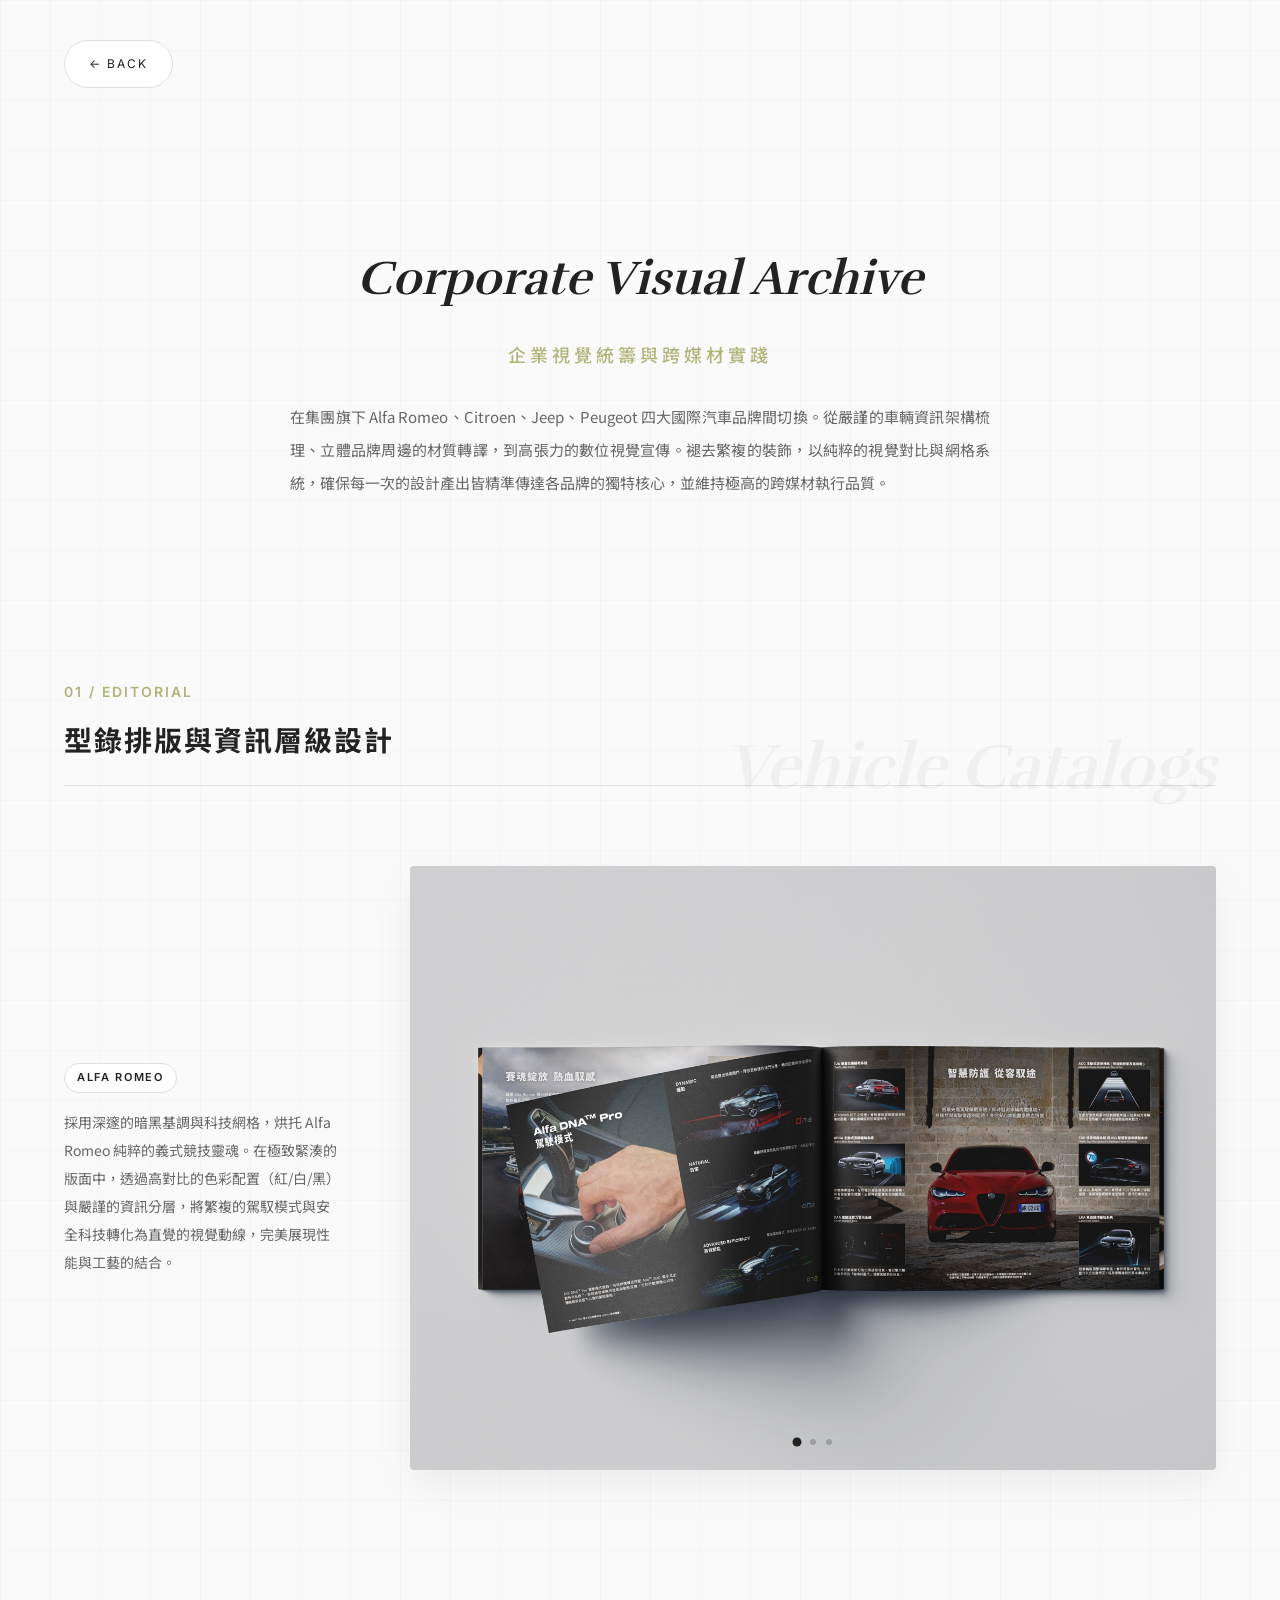
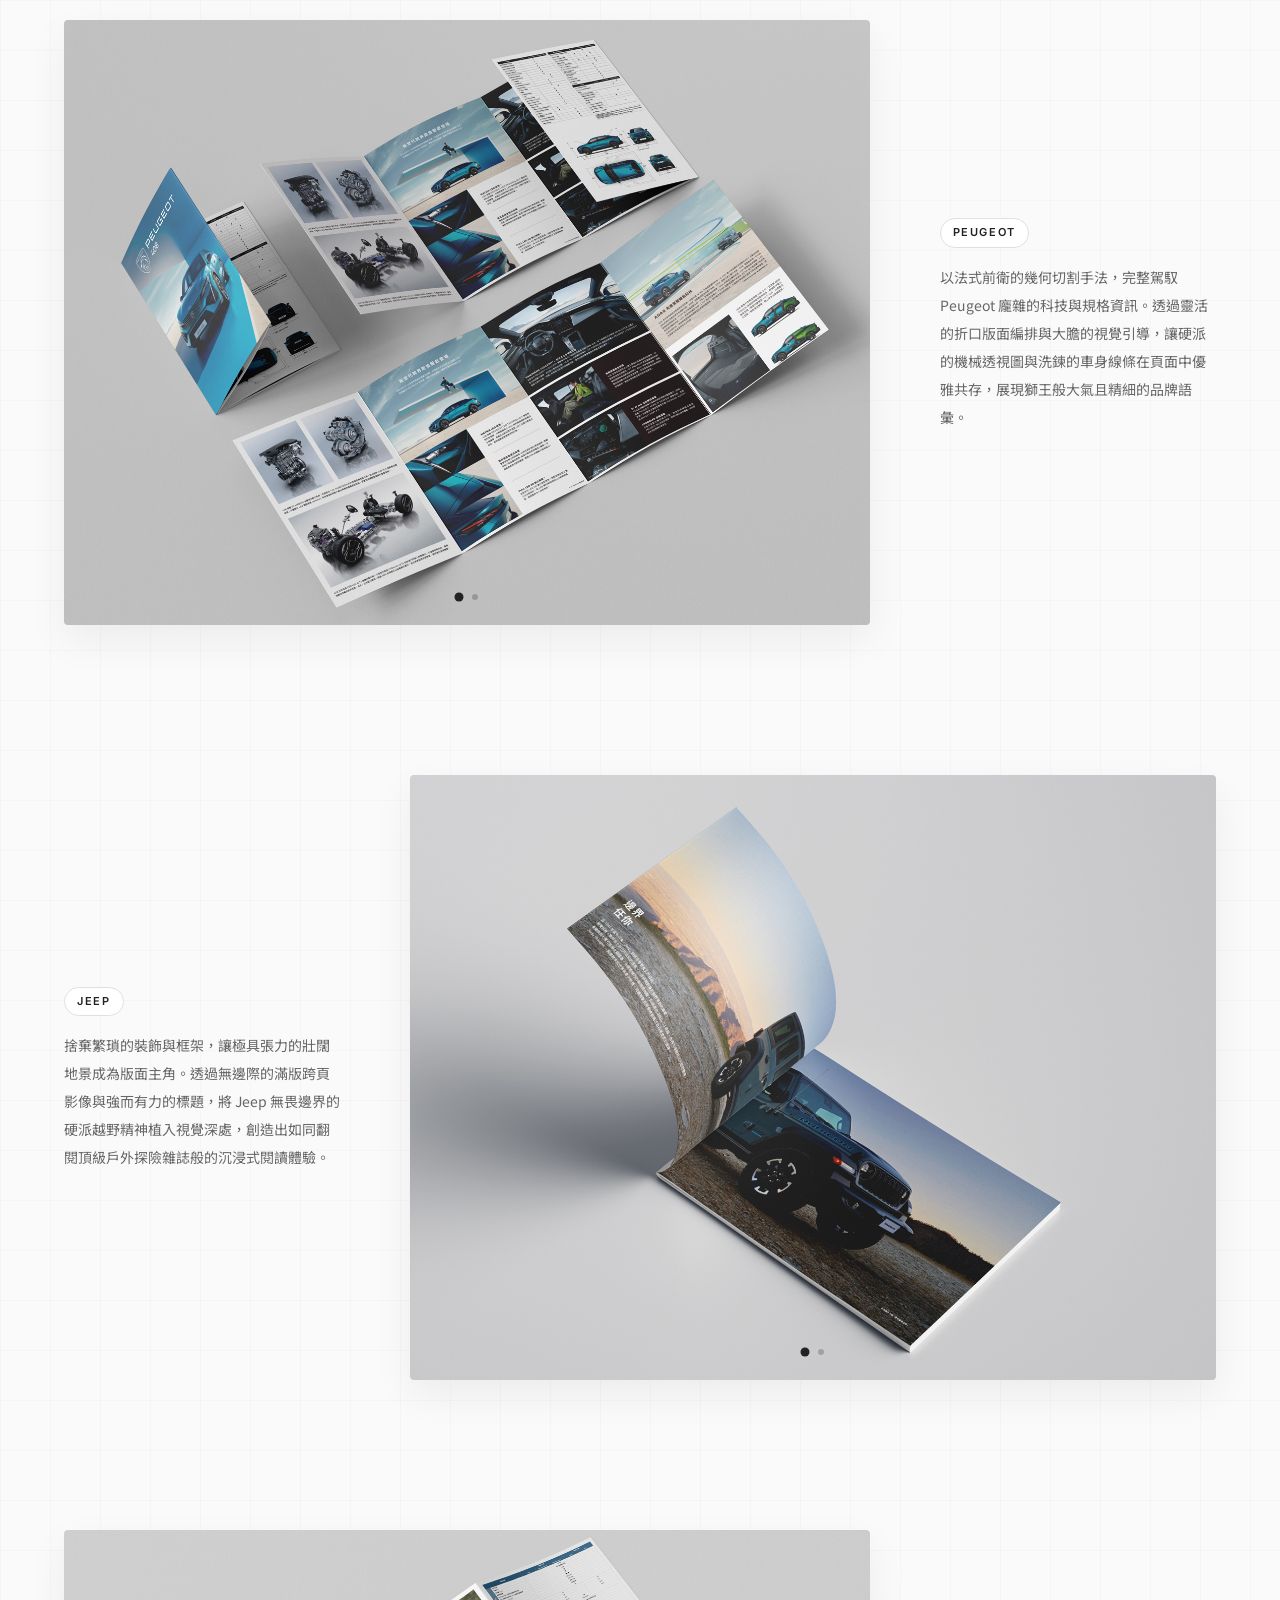
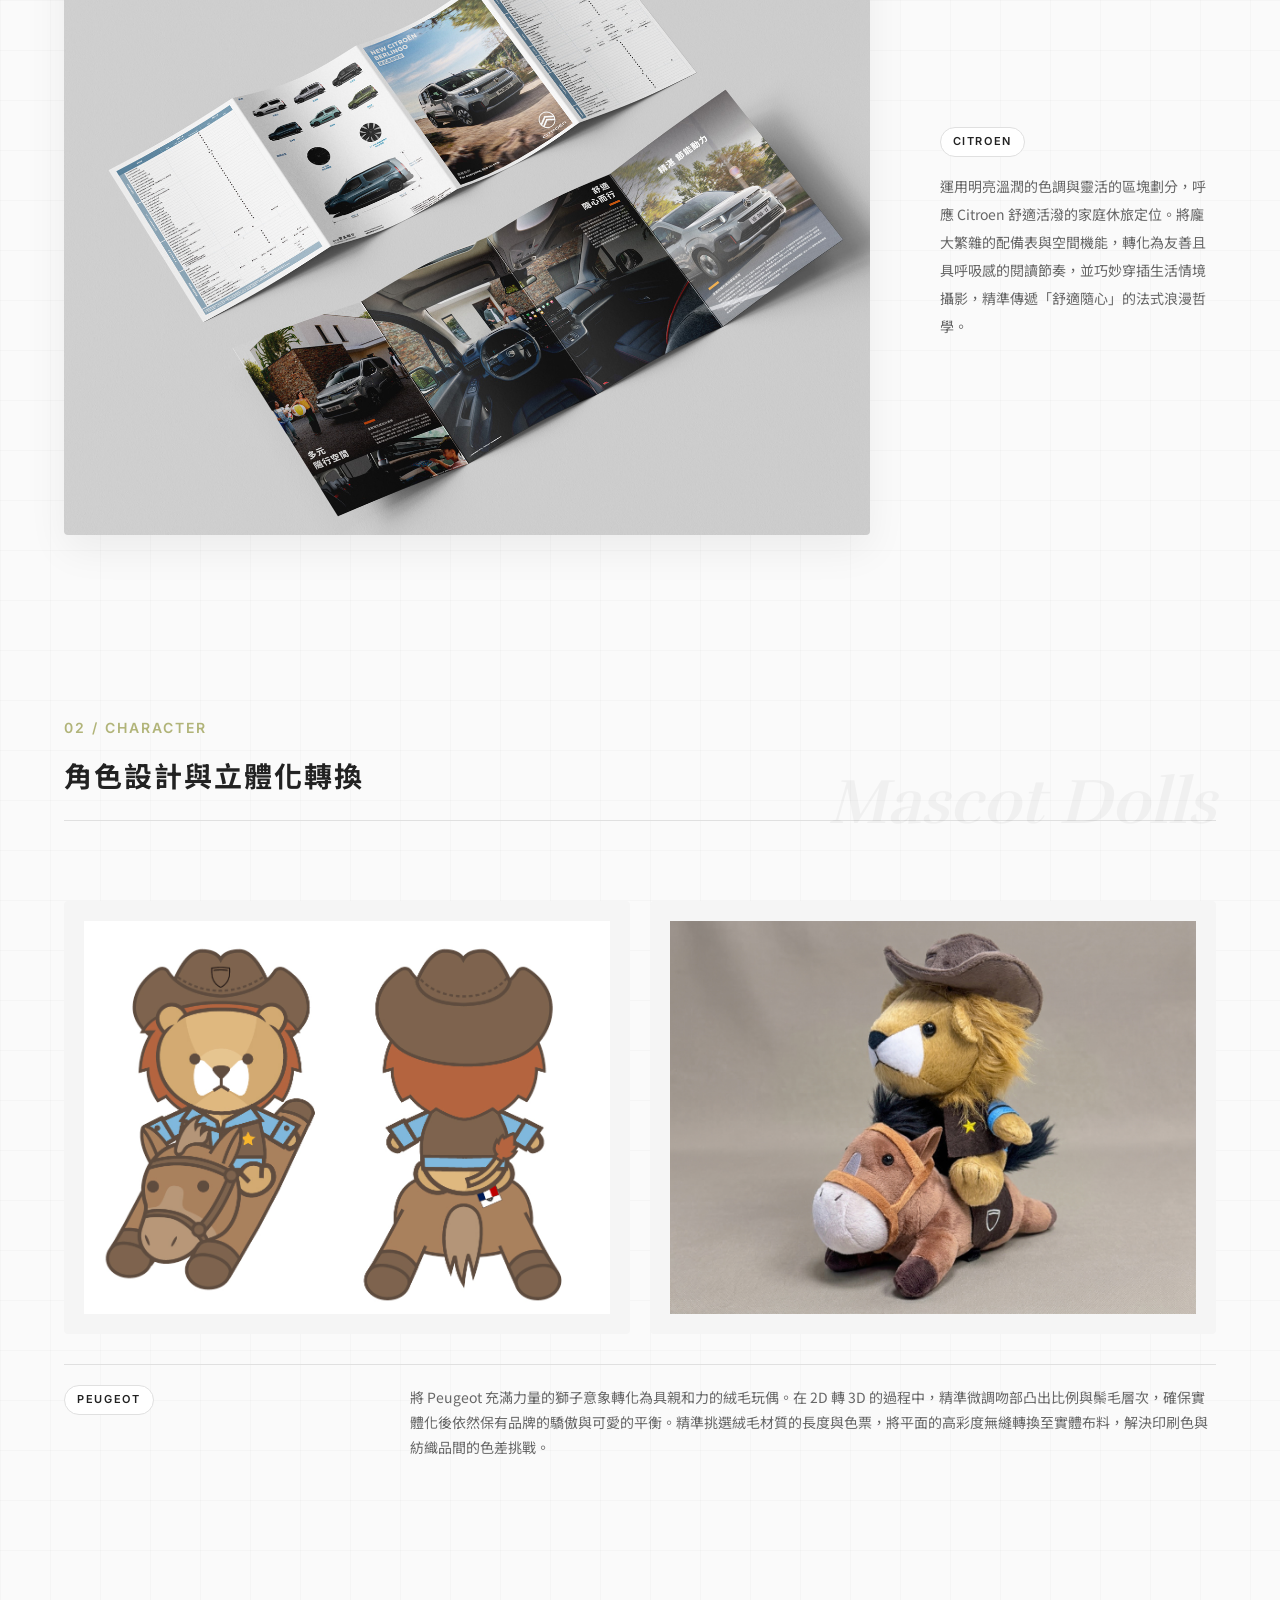
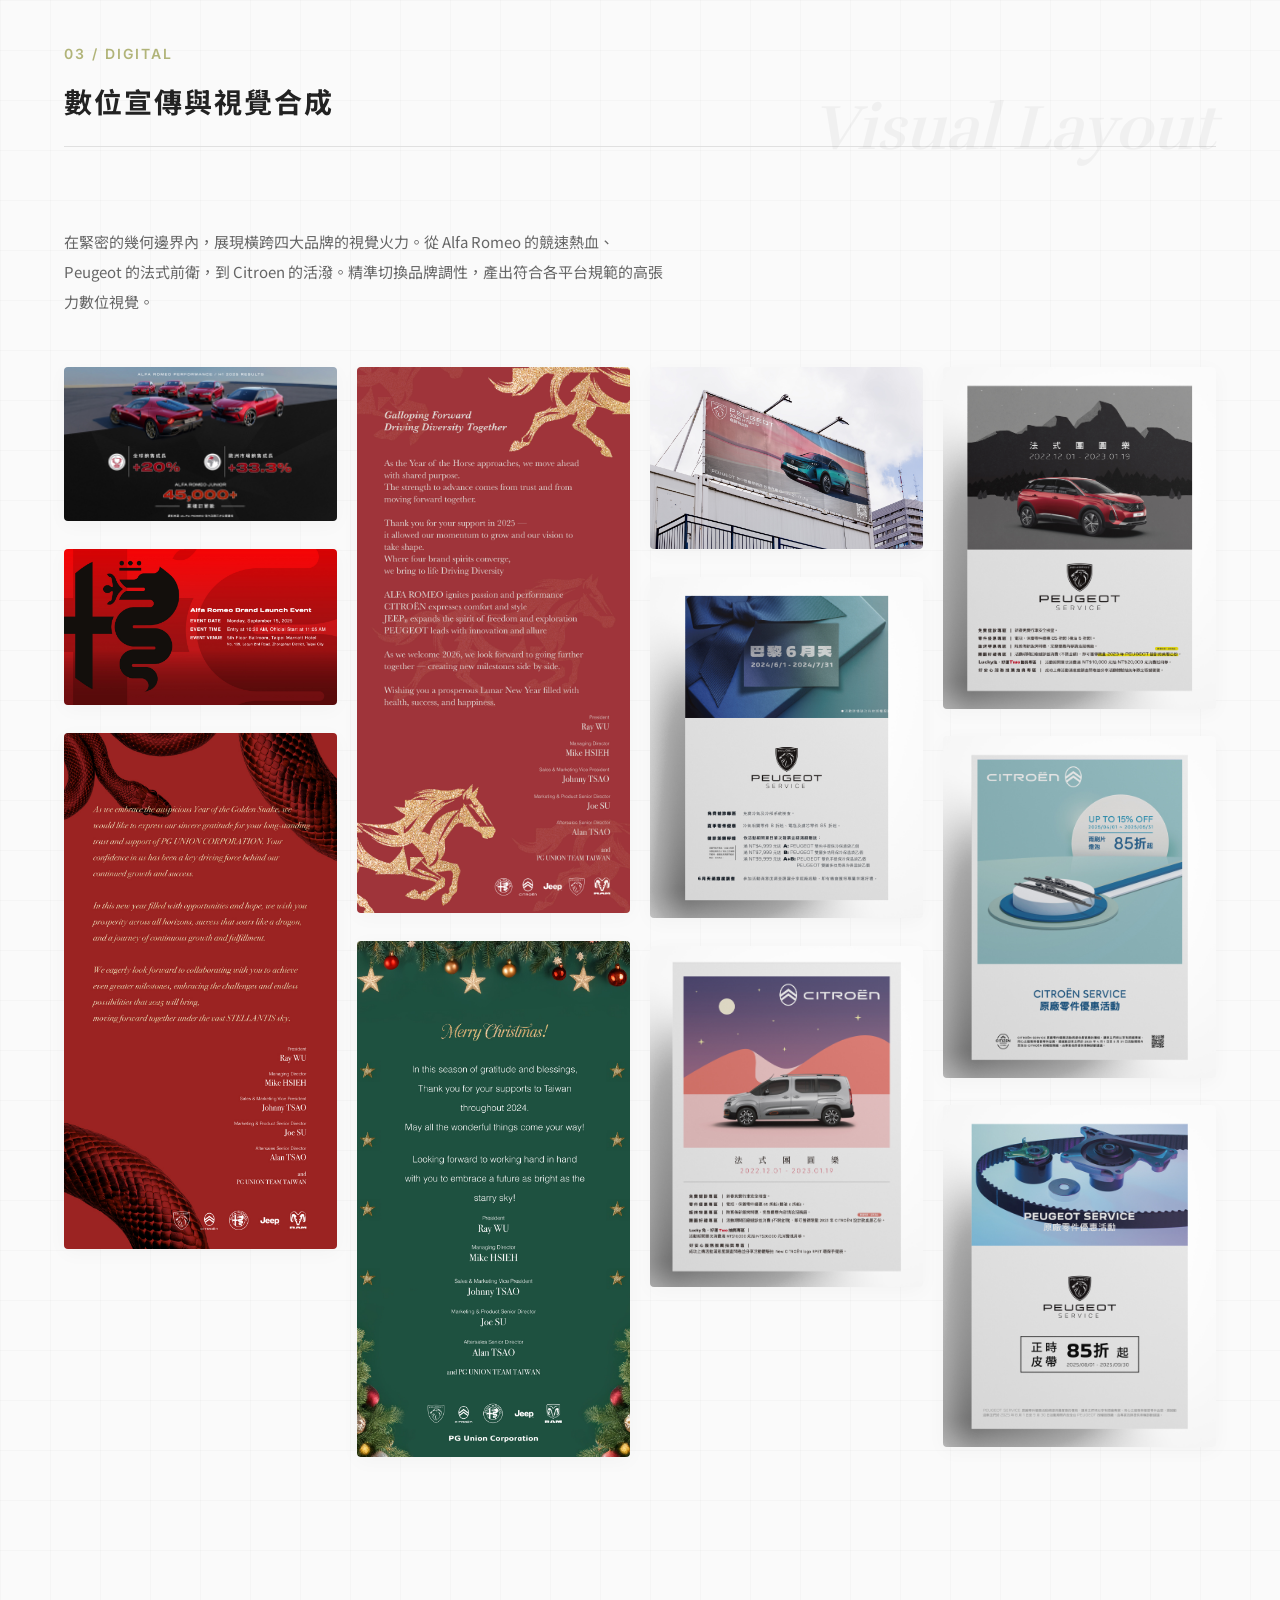
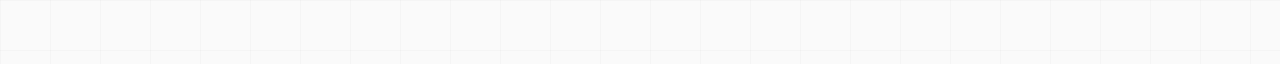
<file: corporate.html>
<!DOCTYPE html>
<html lang="zh-TW">
<head>
    <meta charset="UTF-8">
    <meta name="viewport" content="width=device-width, initial-scale=1.0">
    <title>Corporate Visual Archive | NI1793</title>
    <link rel="preconnect" href="https://fonts.googleapis.com">
    <link rel="preconnect" href="https://fonts.gstatic.com" crossorigin>
    <link href="https://fonts.googleapis.com/css2?family=Inter:wght@300;400;500;600&family=Noto+Sans+TC:wght@300;400;500;700&family=Rufina:wght@400;700&display=swap" rel="stylesheet">
    
    <style>
        /* ================= 
           全域與基礎設定 
           ================= */
        :root {
            --bg-color: #FAFAFA;
            --text-main: #222222;
            --text-light: #666666;
            --accent-color: #B1B479; /* 沿用主站的質感綠金色 */
            --border-color: #E0E0E0;
            --font-en-serif: 'Rufina', serif;
            --font-en-sans: 'Inter', sans-serif;
            --font-tw: 'Noto Sans TC', sans-serif;
        }

        body {
            background-color: var(--bg-color);
            color: var(--text-main);
            font-family: var(--font-tw);
            margin: 0;
            padding: 0;
            line-height: 1.8;
            -webkit-font-smoothing: antialiased;
            background-image: linear-gradient(rgba(0,0,0,0.02) 1px, transparent 1px),
                              linear-gradient(90deg, rgba(0,0,0,0.02) 1px, transparent 1px);
            background-size: 50px 50px;
        }

        img {
            width: 100%;
            height: auto;
            display: block;
            border-radius: 2px; 
            object-fit: cover;
        }

        section {
            max-width: 1200px;
            margin: 0 auto 180px auto; 
            padding: 0 5vw; 
        }

        /* 返回按鈕 */
        .back-btn {
            position: fixed;
            top: 40px;
            left: 5vw;
            display: inline-flex;
            align-items: center;
            gap: 10px;
            padding: 12px 24px;
            background-color: rgba(255, 255, 255, 0.9);
            backdrop-filter: blur(5px);
            color: var(--text-main);
            font-family: var(--font-en-sans);
            font-size: 12px;
            text-transform: uppercase;
            letter-spacing: 2px;
            text-decoration: none;
            border: 1px solid var(--border-color);
            border-radius: 50px;
            transition: all 0.4s ease;
            z-index: 100;
        }

        .back-btn:hover {
            background-color: var(--text-main);
            color: #FFFFFF;
            transform: translateX(-5px);
        }

        /* ================= 
           高級雜誌風：標題設計
           ================= */
        .section-header {
            position: relative;
            margin-bottom: 80px;
            padding-bottom: 20px;
            border-bottom: 1px solid var(--border-color);
        }

        .section-num {
            font-family: var(--font-en-sans);
            font-size: 14px;
            font-weight: 600;
            color: var(--accent-color);
            letter-spacing: 2px;
            display: block;
            margin-bottom: 10px;
        }

        .section-title {
            font-family: var(--font-tw);
            font-size: 28px;
            font-weight: 700;
            color: var(--text-main);
            margin: 0;
            letter-spacing: 2px;
        }

        .section-en-title {
            position: absolute;
            right: 0;
            bottom: -15px;
            font-family: var(--font-en-serif);
            font-size: 64px;
            font-style: italic;
            color: rgba(0, 0, 0, 0.04); 
            margin: 0;
            line-height: 1;
            pointer-events: none;
        }

        .brand-badge {
            font-family: var(--font-en-sans);
            font-size: 11px;
            font-weight: 600;
            color: var(--text-main);
            letter-spacing: 0.15em;
            text-transform: uppercase;
            display: inline-block;
            padding: 4px 12px;
            border: 1px solid var(--border-color);
            border-radius: 50px;
            margin-bottom: 15px;
            background: #FFF;
        }

        /* ================= 
           動態輪播系統 (Sliders)
           ================= */
        .slider-container {
            position: relative;
            overflow: hidden;
            border-radius: 2px;
            box-shadow: 0 20px 50px rgba(0,0,0,0.08);
            transform: translateZ(0); /* 硬體加速，讓輪播更滑順 */
        }

        .slider-track {
            display: flex;
            transition: transform 0.6s cubic-bezier(0.16, 1, 0.3, 1);
            height: 100%;
        }

        .slider-track img {
            flex: 0 0 100%; /* 強制每張圖佔據 100% 寬度 */
            width: 100%;
            height: auto;
        }

        /* 輪播控制按鈕 (預設隱藏，Hover出現) */
        .slider-btn {
            position: absolute;
            top: 50%;
            transform: translateY(-50%);
            width: 44px;
            height: 44px;
            background-color: rgba(255, 255, 255, 0.7);
            backdrop-filter: blur(8px);
            border: 1px solid rgba(0,0,0,0.05);
            border-radius: 50%;
            cursor: pointer;
            display: flex;
            align-items: center;
            justify-content: center;
            color: var(--text-main);
            font-size: 16px;
            opacity: 0;
            transition: all 0.4s ease;
            z-index: 10;
        }

        .slider-container:hover .slider-btn {
            opacity: 1; /* 滑鼠經過圖片區域時顯示按鈕 */
        }

        .slider-btn:hover {
            background-color: var(--text-main);
            color: #fff;
            transform: translateY(-50%) scale(1.1);
        }

        .slider-btn.prev { left: 20px; }
        .slider-btn.next { right: 20px; }

        /* 點點指示器 */
        .slider-dots {
            position: absolute;
            bottom: 25px;
            left: 50%;
            transform: translateX(-50%);
            display: flex;
            gap: 10px;
            z-index: 10;
        }

        .slider-dot {
            width: 6px;
            height: 6px;
            background-color: rgba(0, 0, 0, 0.2);
            border-radius: 50%;
            cursor: pointer;
            transition: all 0.4s ease;
        }

        .slider-dot.active {
            background-color: var(--text-main);
            transform: scale(1.5);
        }

        /* ================= 
           第一區塊：前言
           ================= */
        #prologue {
            margin-top: 250px;
            text-align: center;
            max-width: 700px;
        }
        
        #prologue h1 {
            font-family: var(--font-en-serif);
            font-size: 48px;
            font-weight: 700;
            font-style: italic;
            margin-bottom: 30px;
            line-height: 1.2;
            color: var(--text-main);
        }

        #prologue .subtitle {
            font-size: 18px;
            font-weight: 500;
            letter-spacing: 4px;
            margin-bottom: 30px;
            color: var(--accent-color);
        }

        #prologue p {
            font-size: 15px;
            line-height: 2.2;
            color: var(--text-light);
            text-align: justify;
        }

        /* ================= 
           第二區塊：車輛型錄 
           ================= */
        .catalog-item {
            display: flex;
            align-items: center;
            justify-content: space-between;
            gap: 6%; /* 在圖片與文字之間保留乾淨的呼吸空間 */
            margin-bottom: 150px;
            position: relative;
        }

        /* 偶數項反向排列，維持視覺節奏 */
        .catalog-item:nth-child(even) {
            flex-direction: row-reverse;
        }

        .catalog-img-wrapper {
            width: 70%; /* 給予圖片極大的展示空間 */
            position: relative;
            z-index: 1;
            box-shadow: 0 15px 40px rgba(0,0,0,0.06); /* 給圖片本身加上柔和陰影，提升質感 */
            border-radius: 4px;
        }

        .catalog-text-card {
            width: 24%; /* 文字區塊佔剩下的空間 */
            background-color: transparent; /* 移除原本的白色擋板 */
            padding: 0; /* 移除內距 */
            box-shadow: none; /* 移除陰影 */
            border: none; /* 移除邊框 */
            margin: 0 !important; /* 取消所有的負邊距，不重疊 */
            position: relative;
        }

        .catalog-text-card p {
            font-size: 14px;
            color: var(--text-light);
            line-height: 2;
            margin: 0;
        }

        .catalog-item:nth-child(even) .catalog-text-card {
            margin-left: 0;
            margin-right: -10%;
        }

        .catalog-text-card p {
            font-size: 14px;
            color: var(--text-light);
            line-height: 2;
            margin: 0;
        }

/* ================= 
           第三區塊：吉祥物 (雙欄並排畫廊)
           ================= */
        .mascot-item {
            margin-bottom: 120px;
        }

        .mascot-gallery {
            display: grid;
            grid-template-columns: 1fr 1fr; /* 切分成均等的左右兩欄 */
            gap: 20px; /* 兩張圖片中間的間距 */
            margin-bottom: 30px;
        }

        /* 讓吉祥物照片保有高級灰底畫框感 */
        .mascot-gallery img {
            width: 100%;
            height: 100%;
            object-fit: cover;
            background-color: #F5F5F5;
            padding: 20px; 
            box-sizing: border-box;
            border-radius: 4px;
            transition: transform 0.4s ease, box-shadow 0.4s ease;
        }

        .mascot-gallery img:hover {
            transform: translateY(-5px);
            box-shadow: 0 10px 30px rgba(0,0,0,0.05);
        }

        .mascot-text-row {
            display: flex;
            justify-content: space-between;
            align-items: flex-start;
            padding-top: 20px;
            border-top: 1px solid var(--border-color);
        }

        .mascot-text-row p {
            max-width: 70%;
            font-size: 14px;
            color: var(--text-light);
            margin: 0;
            line-height: 1.8;
        }

/* ================= 
           第四區塊：Bento Box (自適應比例瀑布流)
           ================= */
        .bento-intro {
            max-width: 600px;
            margin-bottom: 50px;
            font-size: 15px;
            color: var(--text-light);
            line-height: 2;
        }

        /* 改用 CSS Columns 實現純靜態瀑布流，不吃效能且完美貼合圖片比例 */
        .bento-box {
            column-count: 4; /* 電腦版維持 4 欄 */
            column-gap: 20px;
            width: 100%;
        }

        .bento-item {
            position: relative;
            overflow: hidden;
            border-radius: 4px;
            box-shadow: 0 4px 20px rgba(0,0,0,0.03);
            transition: all 0.5s cubic-bezier(0.16, 1, 0.3, 1);
            margin-bottom: 20px; /* 圖片之間的上下間距 */
            break-inside: avoid; /* 確保圖片不會被跨欄切斷 */
            display: inline-block;
            width: 100%;
        }

        .bento-item img {
            width: 100%;
            height: auto; /* 關鍵：高度自動適應上傳的圖片原比例 */
            object-fit: cover;
            transition: transform 0.8s ease;
            display: block;
        }

        .bento-item:hover {
            transform: translateY(-5px);
            box-shadow: 0 15px 35px rgba(0,0,0,0.1);
            z-index: 2;
        }

        .bento-item:hover img {
            transform: scale(1.05);
        }

        /* ================= 
           RWD 手機版設定
           ================= */
        @media (max-width: 768px) {
            #prologue h1 { font-size: 32px; }
            .section-en-title { font-size: 40px; }
            
            
/* 型錄區塊手機版：上下乾淨排列 */
            .catalog-item, .catalog-item:nth-child(even) {
                flex-direction: column;
                margin-bottom: 90px;
                gap: 25px; /* 圖片與文字上下的間距 */
            }
            .catalog-img-wrapper {
                width: 100%;
            }
            .catalog-text-card {
                width: 100%;
                margin: 0 !important; 
                padding: 0;
            }

            .mascot-text-row { flex-direction: column; gap: 15px; }
            .mascot-text-row p { max-width: 100%; }
            .bento-box {
                column-count: 2; /* 手機版改為 2 欄 */
                column-gap: 15px;
            }
            .bento-item {
                margin-bottom: 15px;
            }
            
            .bento-wide { grid-column: span 2; }
            
            /* 手機版讓輪播按鈕常駐顯示，方便點擊 */
            .slider-btn { opacity: 1; width: 36px; height: 36px; font-size: 12px; }

            /* 吉祥物手機版：改為上下排列 */
            .mascot-gallery { 
                grid-template-columns: 1fr; 
                gap: 15px;
            }
        }
        
    </style>
</head>
<body>

    <a href="https://ni1793.github.io/portfolio/" class="back-btn">← Back</a>

    <section id="prologue">
        <h1>Corporate Visual Archive</h1>
        <div class="subtitle">企業視覺統籌與跨媒材實踐</div>
        <p>在集團旗下 Alfa Romeo、Citroen、Jeep、Peugeot 四大國際汽車品牌間切換。從嚴謹的車輛資訊架構梳理、立體品牌周邊的材質轉譯，到高張力的數位視覺宣傳。褪去繁複的裝飾，以純粹的視覺對比與網格系統，確保每一次的設計產出皆精準傳達各品牌的獨特核心，並維持極高的跨媒材執行品質。</p>
    </section>

    <section id="catalogs">
        <div class="section-header">
            <span class="section-num">01 / EDITORIAL</span>
            <h2 class="section-title">型錄排版與資訊層級設計</h2>
            <h3 class="section-en-title">Vehicle Catalogs</h3>
        </div>

        <article class="catalog-item">
            <div class="catalog-img-wrapper slider-container">
                <div class="slider-track">
                    <img src="./images/B/alfa01.jpg" loading="lazy" alt="Giulia 實體跨頁翻拍圖">
                    <img src="./images/B/alfa02.jpg" loading="lazy" alt="Giulia 實體跨頁翻拍圖">
                    <img src="./images/B/alfa03.jpg" loading="lazy" alt="Giulia QV 實體跨頁翻拍圖">
                </div>
            </div>
            <div class="catalog-text-card">
                <span class="brand-badge">ALFA ROMEO</span>
                <p>採用深邃的暗黑基調與科技網格，烘托 Alfa Romeo 純粹的義式競技靈魂。在極致緊湊的版面中，透過高對比的色彩配置（紅/白/黑）與嚴謹的資訊分層，將繁複的駕馭模式與安全科技轉化為直覺的視覺動線，完美展現性能與工藝的結合。</p>
            </div>
        </article>

        <article class="catalog-item">
            <div class="catalog-img-wrapper slider-container">
                <div class="slider-track">
                    <img src="./images/B/p01.jpg" loading="lazy" alt="Peugeot 408 實體跨頁翻拍圖">
                    <img src="./images/B/p02.jpg" loading="lazy" alt="Peugeot 5008 實體跨頁翻拍圖">
                </div>
            </div>
            <div class="catalog-text-card">
                <span class="brand-badge">PEUGEOT</span>
                <p>以法式前衛的幾何切割手法，完整駕馭 Peugeot 龐雜的科技與規格資訊。透過靈活的折口版面編排與大膽的視覺引導，讓硬派的機械透視圖與洗鍊的車身線條在頁面中優雅共存，展現獅王般大氣且精細的品牌語彙。</p>
            </div>
        </article>

        <article class="catalog-item">
            <div class="catalog-img-wrapper slider-container">
                <div class="slider-track">
                    <img src="./images/B/j01.jpg" loading="lazy" alt="Wrangler 實體跨頁翻拍圖">
                    <img src="./images/B/j02.jpg" loading="lazy" alt="Wrangler 實體跨頁翻拍圖">
                </div>
            </div>
            <div class="catalog-text-card">
                <span class="brand-badge">JEEP</span>
                <p>捨棄繁瑣的裝飾與框架，讓極具張力的壯闊地景成為版面主角。透過無邊際的滿版跨頁影像與強而有力的標題，將 Jeep 無畏邊界的硬派越野精神植入視覺深處，創造出如同翻閱頂級戶外探險雜誌般的沉浸式閱讀體驗。</p>
            </div>
        </article>

        <article class="catalog-item">
            <div class="catalog-img-wrapper slider-container">
                <div class="slider-track">
                    <img src="./images/B/c01.jpg" loading="lazy" alt="Berlingo 實體跨頁翻拍圖">
                </div>
            </div>
            <div class="catalog-text-card">
                <span class="brand-badge">CITROEN</span>
                <p>運用明亮溫潤的色調與靈活的區塊劃分，呼應 Citroen 舒適活潑的家庭休旅定位。將龐大繁雜的配備表與空間機能，轉化為友善且具呼吸感的閱讀節奏，並巧妙穿插生活情境攝影，精準傳遞「舒適隨心」的法式浪漫哲學。</p>
            </div>
        </article>
    </section>

<section id="mascots">
        <div class="section-header">
            <span class="section-num">02 / CHARACTER</span>
            <h2 class="section-title">角色設計與立體化轉換</h2>
            <h3 class="section-en-title">Mascot Dolls</h3>
        </div>

        <article class="mascot-item">
            <div class="mascot-gallery">
                <img src="./images/B/馬01.jpg" loading="lazy" alt="獅寶寶 平面圖">
                <img src="./images/B/馬02.jpg" loading="lazy" alt="獅寶寶 實體娃娃">
            </div>
            <div class="mascot-text-row">
                <span class="brand-badge">PEUGEOT</span>
                <p>將 Peugeot 充滿力量的獅子意象轉化為具親和力的絨毛玩偶。在 2D 轉 3D 的過程中，精準微調吻部凸出比例與鬃毛層次，確保實體化後依然保有品牌的驕傲與可愛的平衡。精準挑選絨毛材質的長度與色票，將平面的高彩度無縫轉換至實體布料，解決印刷色與紡織品間的色差挑戰。</p>
            </div>
        </article>
    </section>

    <section id="digital-visuals">
        <div class="section-header">
            <span class="section-num">03 / DIGITAL</span>
            <h2 class="section-title">數位宣傳與視覺合成</h2>
            <h3 class="section-en-title">Visual Layout</h3>
        </div>
        
        <p class="bento-intro">在緊密的幾何邊界內，展現橫跨四大品牌的視覺火力。從 Alfa Romeo 的競速熱血、Peugeot 的法式前衛，到 Citroen 的活潑。精準切換品牌調性，產出符合各平台規範的高張力數位視覺。</p>

        <div class="bento-box">
            <div class="bento-item bento-wide"><img src="./images/B/poster04.jpg" loading="lazy" alt="Alfa Romeo 網路用圖"></div>
            <div class="bento-item bento-wide"><img src="./images/B/poster05.jpg" loading="lazy" alt="Alfa Romeo 品牌發表邀請卡"></div>   
            <div class="bento-item bento-wide"><img src="./images/B/poster06.jpg" loading="lazy" alt="Alfa Romeo 電子賀卡"></div>   
            <div class="bento-item bento-wide"><img src="./images/B/poster07.jpg" loading="lazy" alt="電子賀卡"></div>   
            <div class="bento-item bento-wide"><img src="./images/B/poster08.jpg" loading="lazy" alt="電子賀卡"></div>
            <div class="bento-item bento-wide"><img src="./images/B/poster11.jpg" loading="lazy" alt="Peugeot 戶外看板"></div>
            <div class="bento-item bento-tall"><img src="./images/B/poster01.jpg" loading="lazy" alt="Peugeot 海報"></div>
            <div class="bento-item bento-wide"><img src="./images/B/poster02.jpg" loading="lazy" alt="Citroen 海報"></div>
            <div class="bento-item bento-square"><img src="./images/B/poster03.jpg" loading="lazy" alt="Peugeot 海報"></div>      
            <div class="bento-item bento-tall"><img src="./images/B/poster09.jpg" loading="lazy" alt="Citroen 海報"></div>
            <div class="bento-item bento-square"><img src="./images/B/poster10.jpg" loading="lazy" alt="Peugeot 海報"></div>
        </div>
    </section>

    <script>
        document.addEventListener('DOMContentLoaded', () => {
            // 抓取頁面上所有帶有 slider-container 的區塊
            document.querySelectorAll('.slider-container').forEach(container => {
                const track = container.querySelector('.slider-track');
                const images = track.querySelectorAll('img');
                
                // 如果照片只有 1 張，就不需要輪播功能
                if (images.length <= 1) return; 

                // 1. 自動生成左右箭頭按鈕
                const prevBtn = document.createElement('button');
                prevBtn.className = 'slider-btn prev';
                prevBtn.innerHTML = '&#10094;'; // 左箭頭符號
                
                const nextBtn = document.createElement('button');
                nextBtn.className = 'slider-btn next';
                nextBtn.innerHTML = '&#10095;'; // 右箭頭符號

                // 2. 自動生成下方進度點點
                const dotsContainer = document.createElement('div');
                dotsContainer.className = 'slider-dots';

                images.forEach((_, index) => {
                    const dot = document.createElement('div');
                    dot.className = `slider-dot ${index === 0 ? 'active' : ''}`;
                    dot.dataset.index = index;
                    dotsContainer.appendChild(dot);
                });

                // 將生成的按鈕與點點加入到畫面中
                container.appendChild(prevBtn);
                container.appendChild(nextBtn);
                container.appendChild(dotsContainer);

                // 3. 核心切換邏輯
                let currentIndex = 0;
                const dots = dotsContainer.querySelectorAll('.slider-dot');

                function updateSlider() {
                    track.style.transform = `translateX(-${currentIndex * 100}%)`;
                    // 更新點點狀態
                    dots.forEach(dot => dot.classList.remove('active'));
                    dots[currentIndex].classList.add('active');
                }

                nextBtn.addEventListener('click', (e) => {
                    e.preventDefault();
                    currentIndex = (currentIndex + 1) % images.length;
                    updateSlider();
                });

                prevBtn.addEventListener('click', (e) => {
                    e.preventDefault();
                    currentIndex = (currentIndex - 1 + images.length) % images.length;
                    updateSlider();
                });

                dots.forEach(dot => {
                    dot.addEventListener('click', (e) => {
                        e.preventDefault();
                        currentIndex = parseInt(dot.dataset.index);
                        updateSlider();
                    });
                });
            });
        });
    </script>
</body>
</html>
</file>
